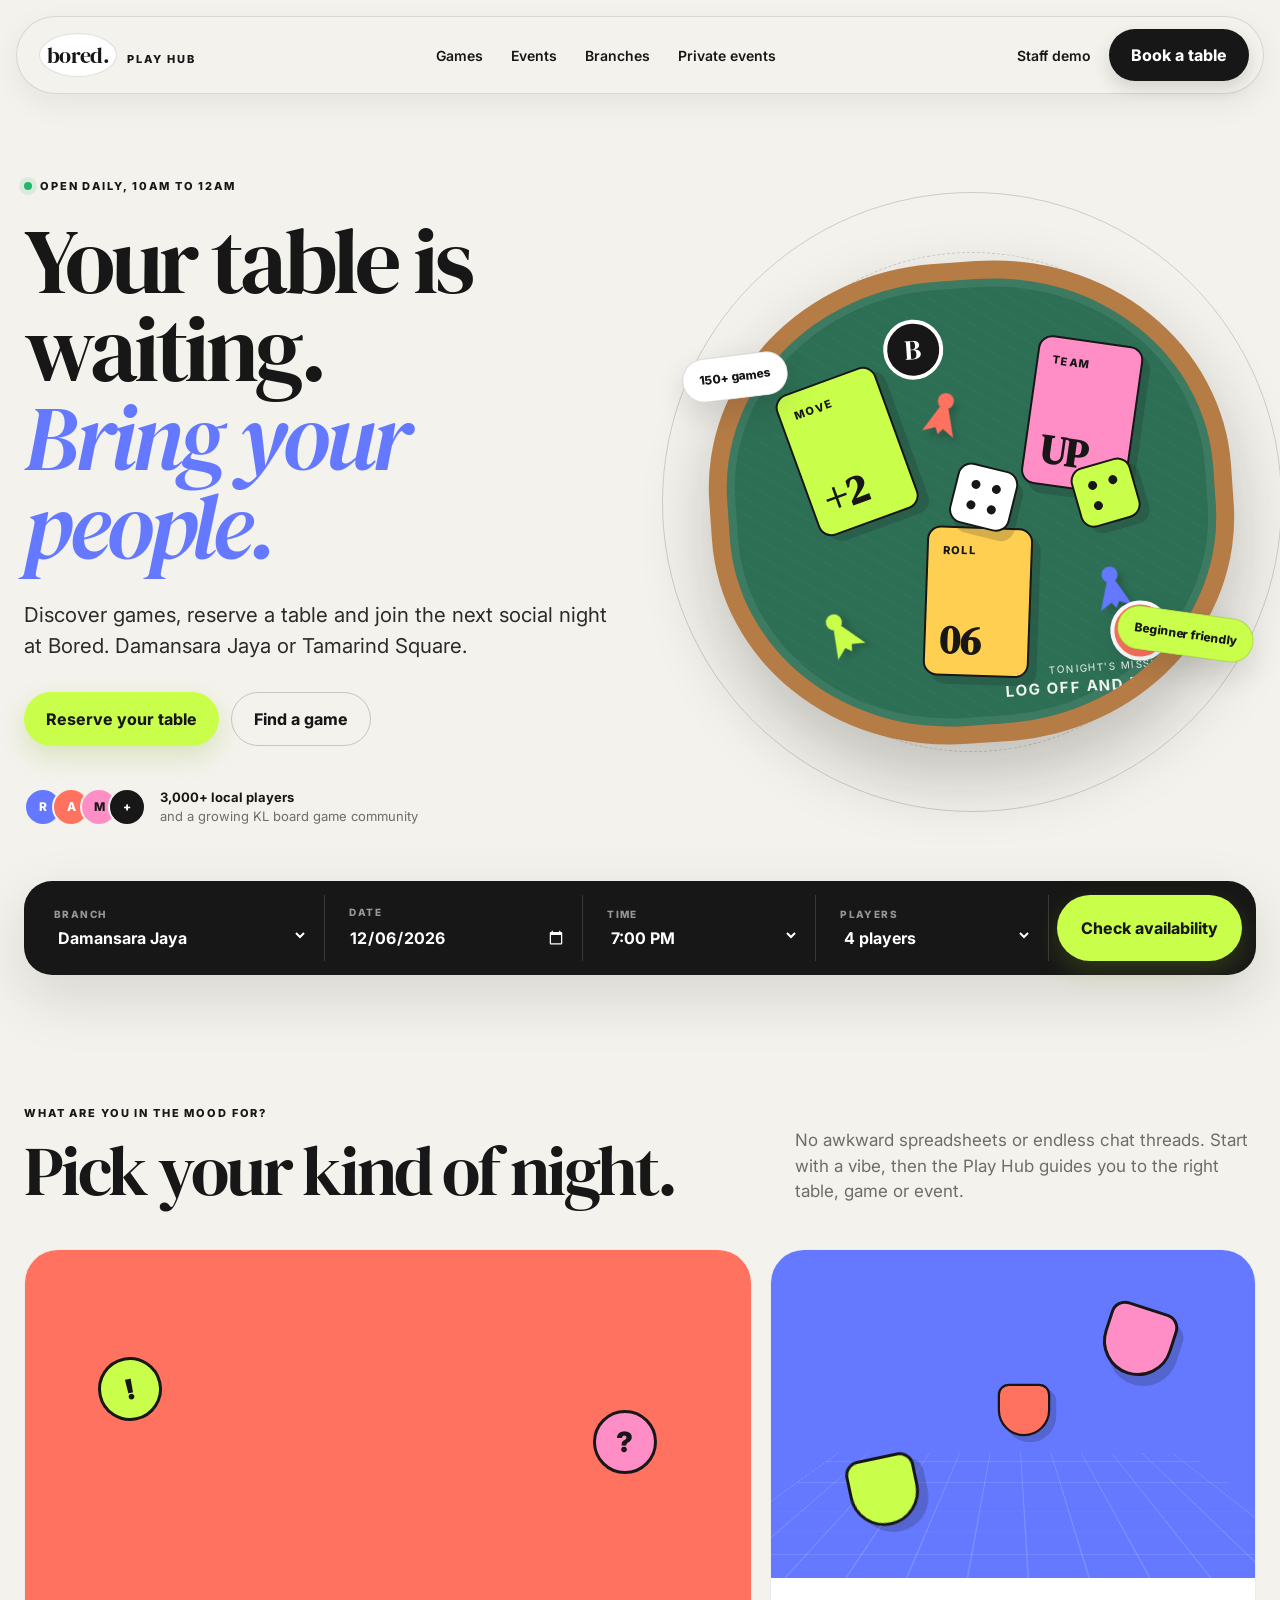
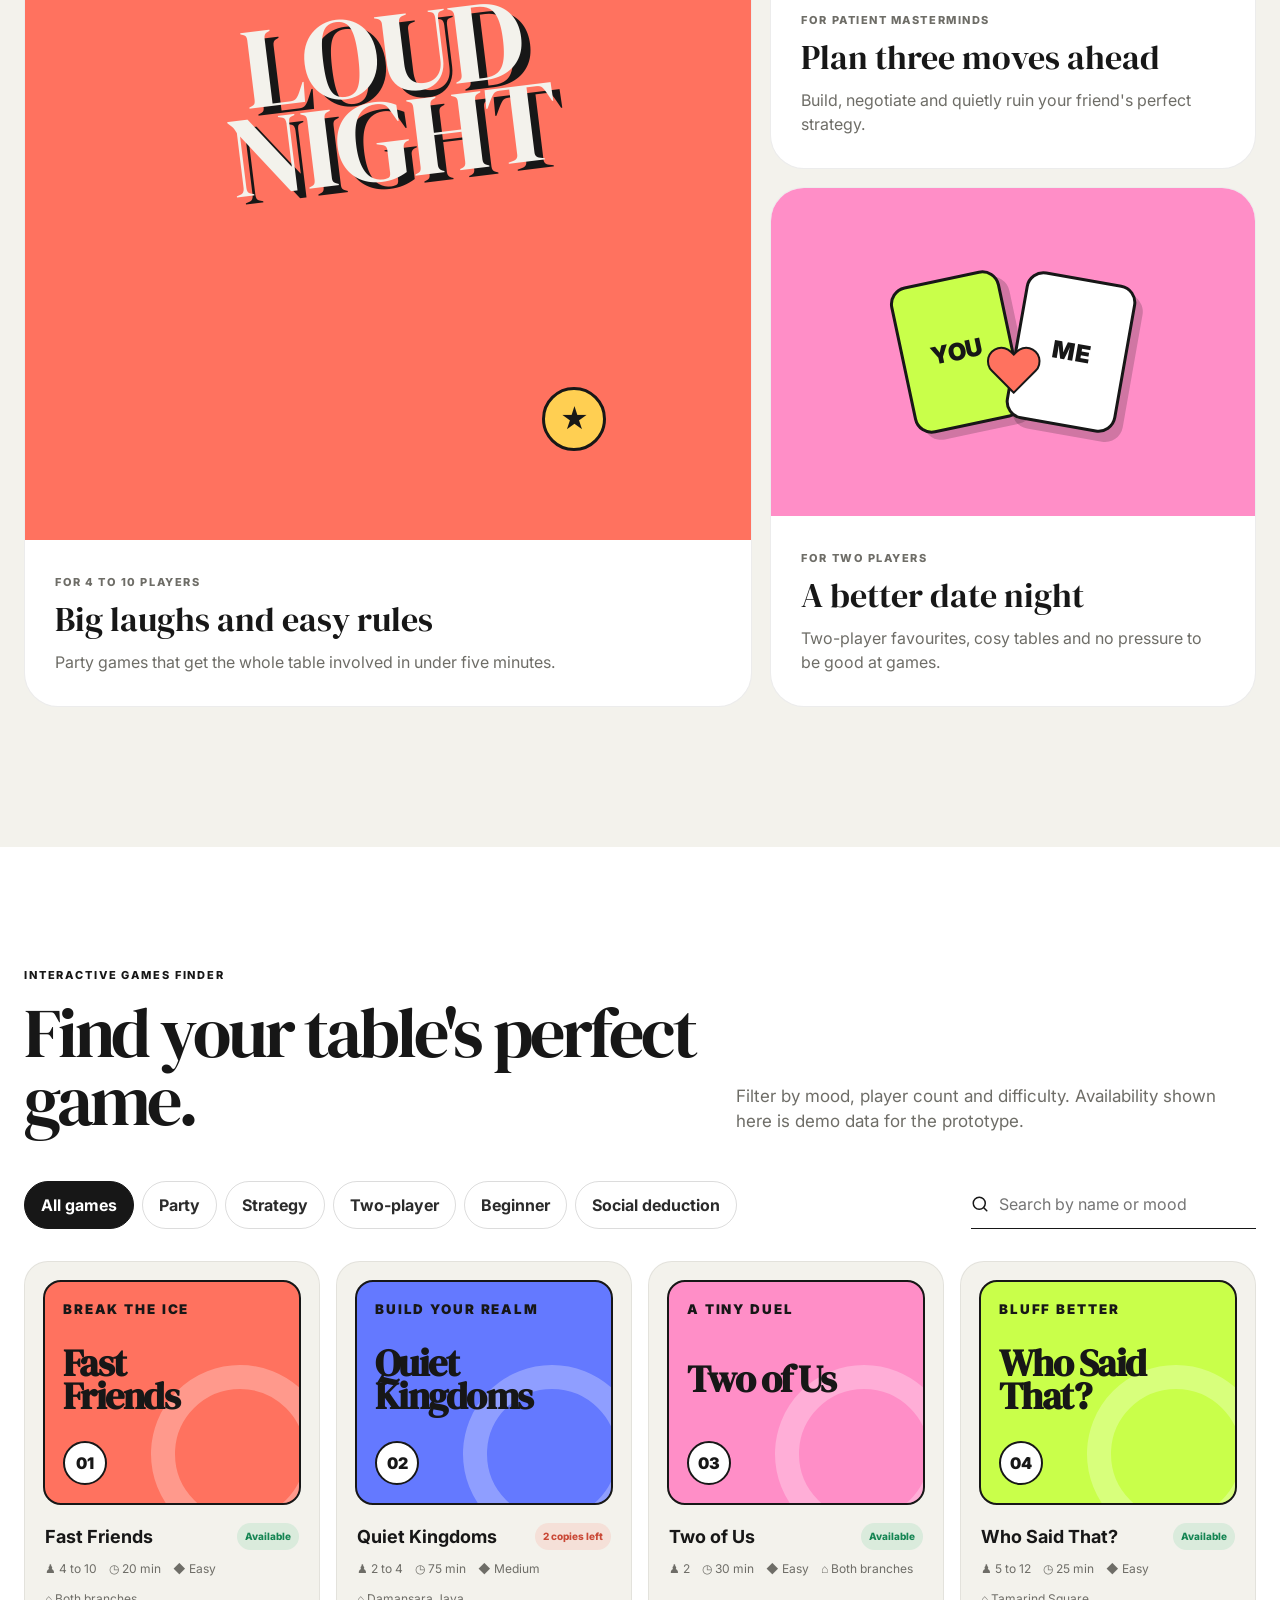
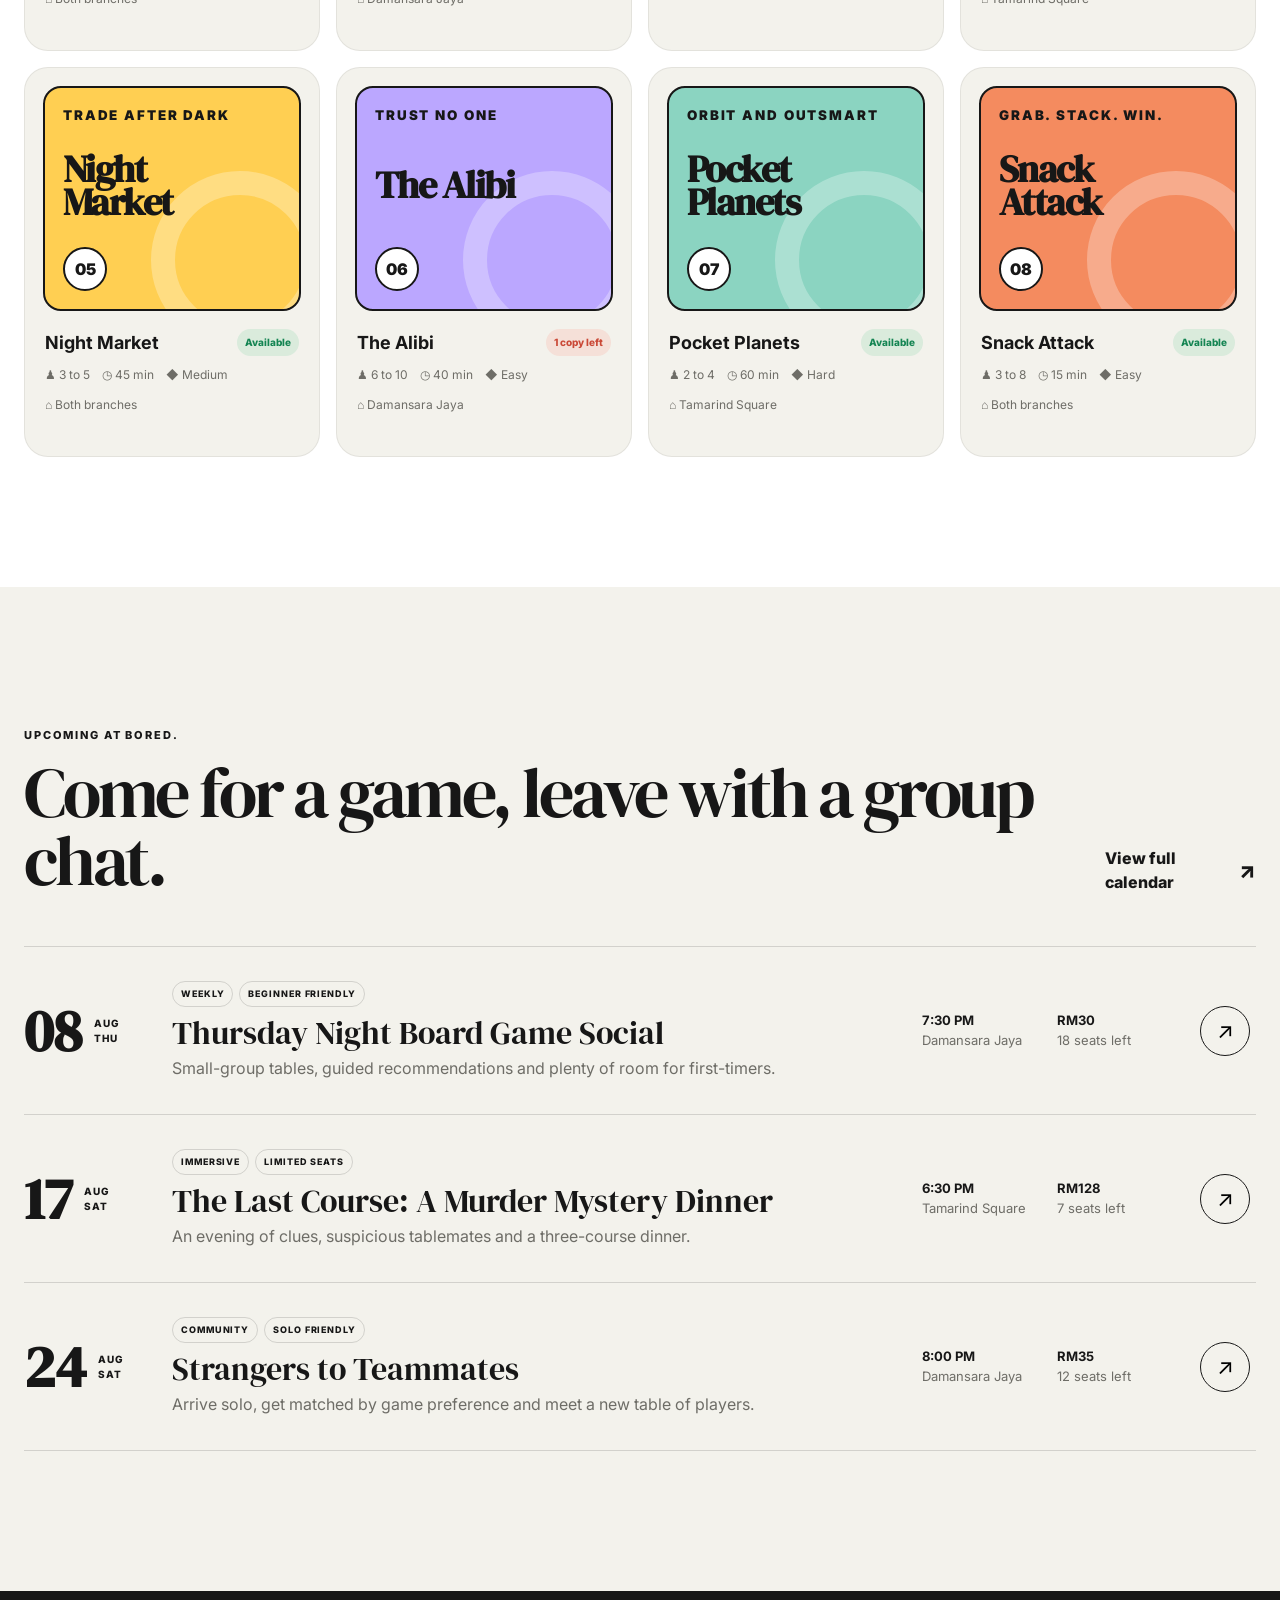
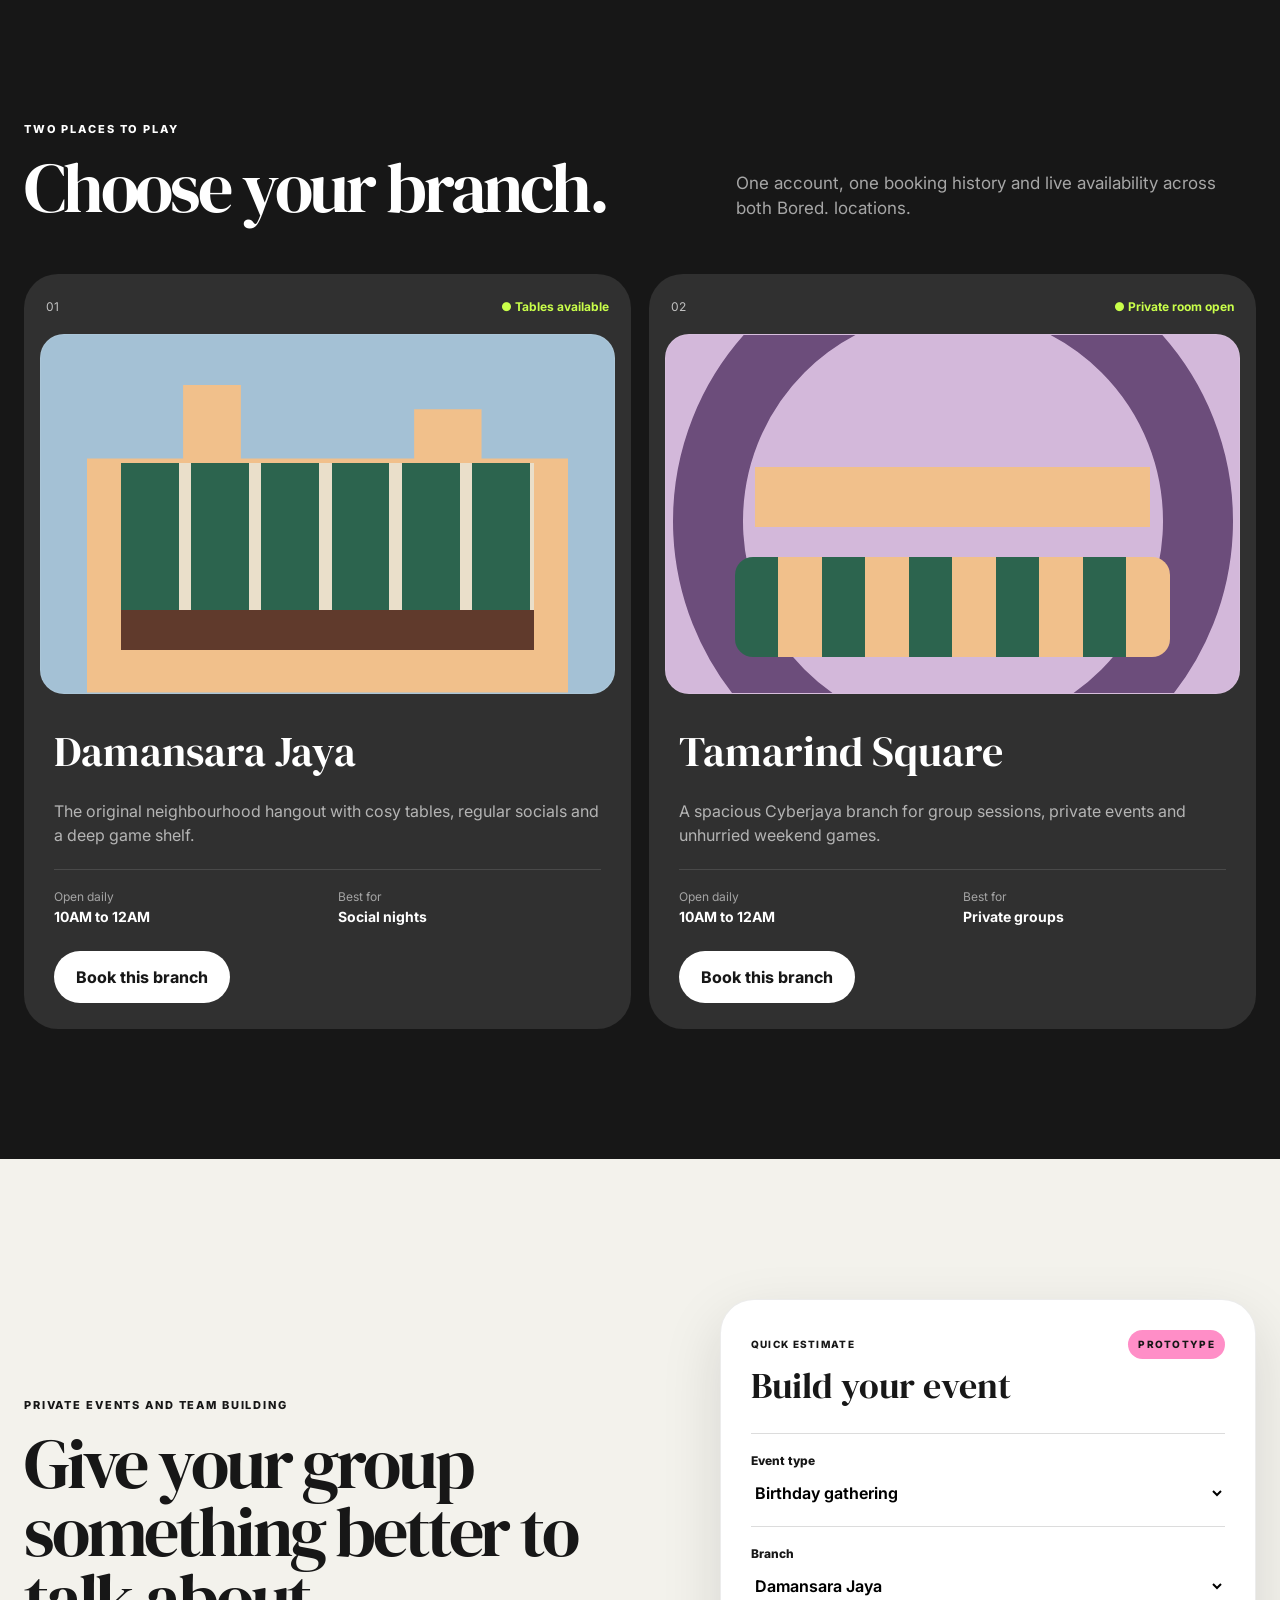
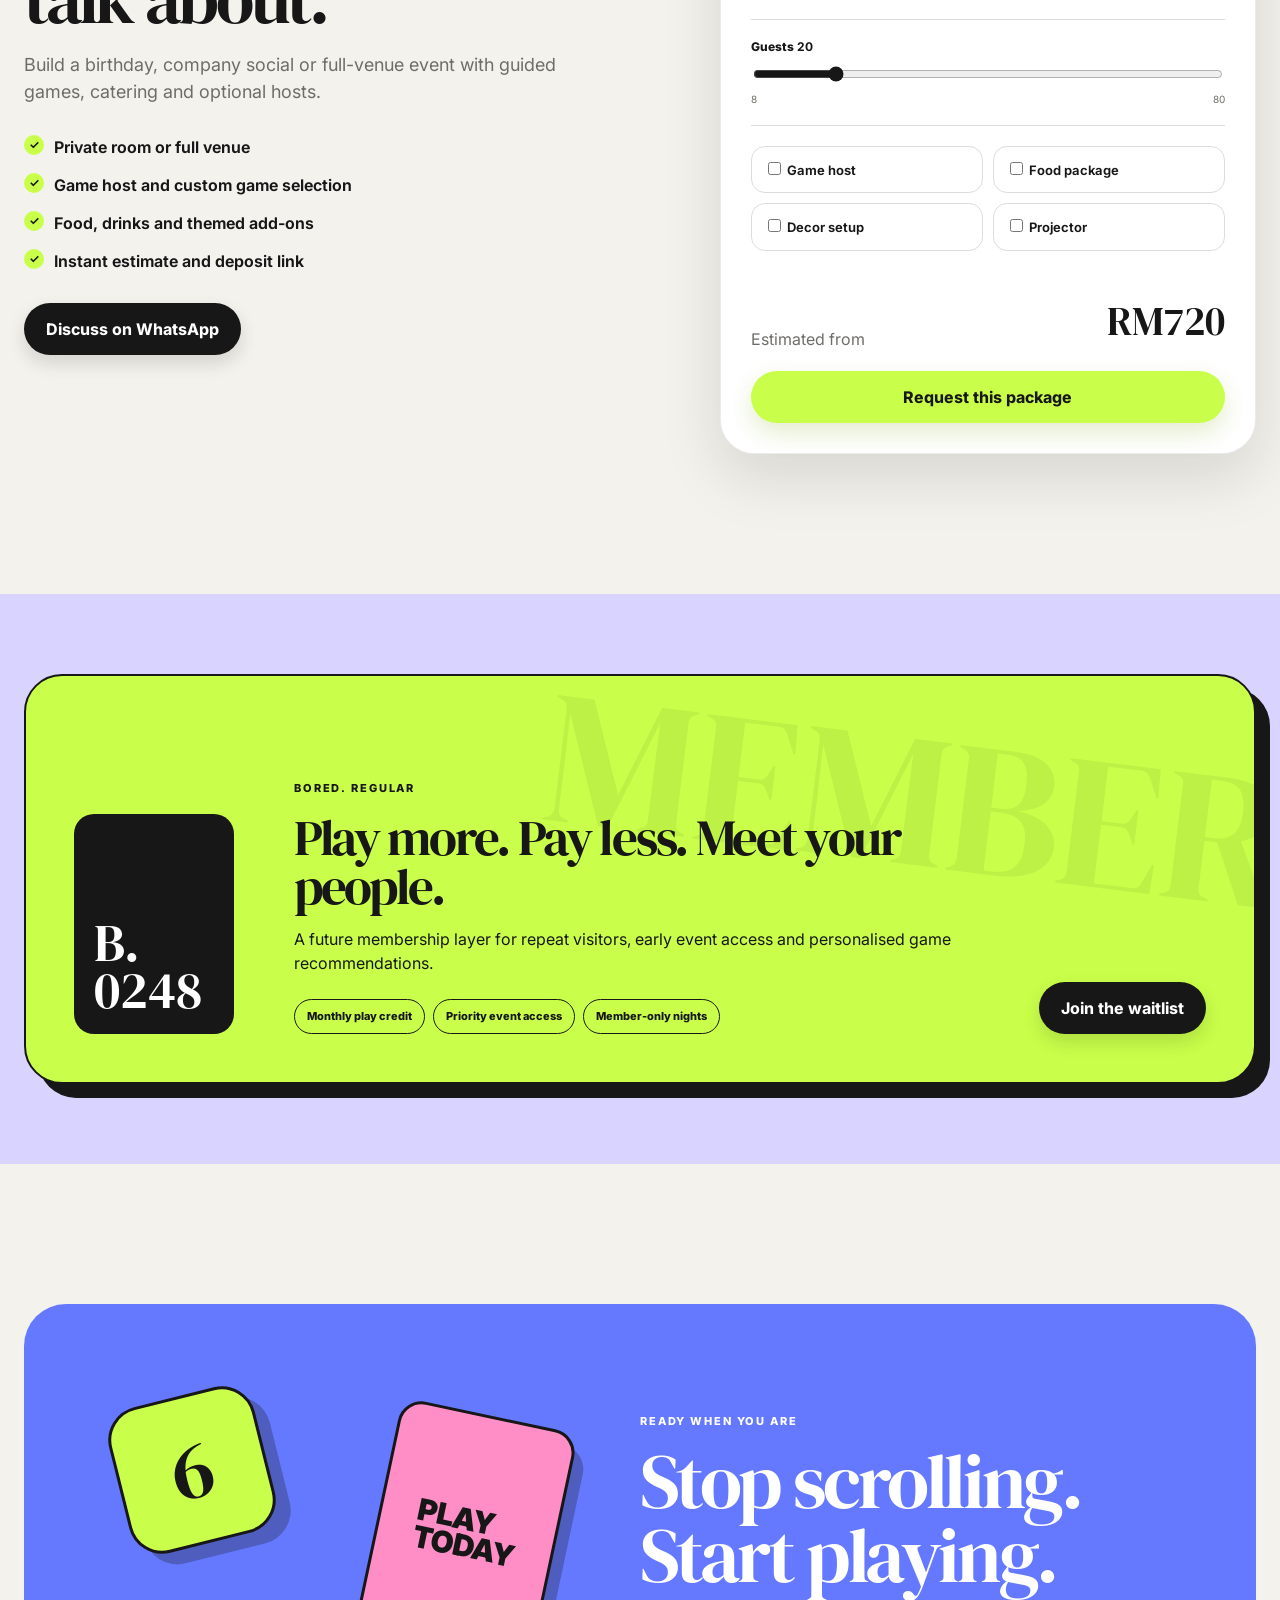
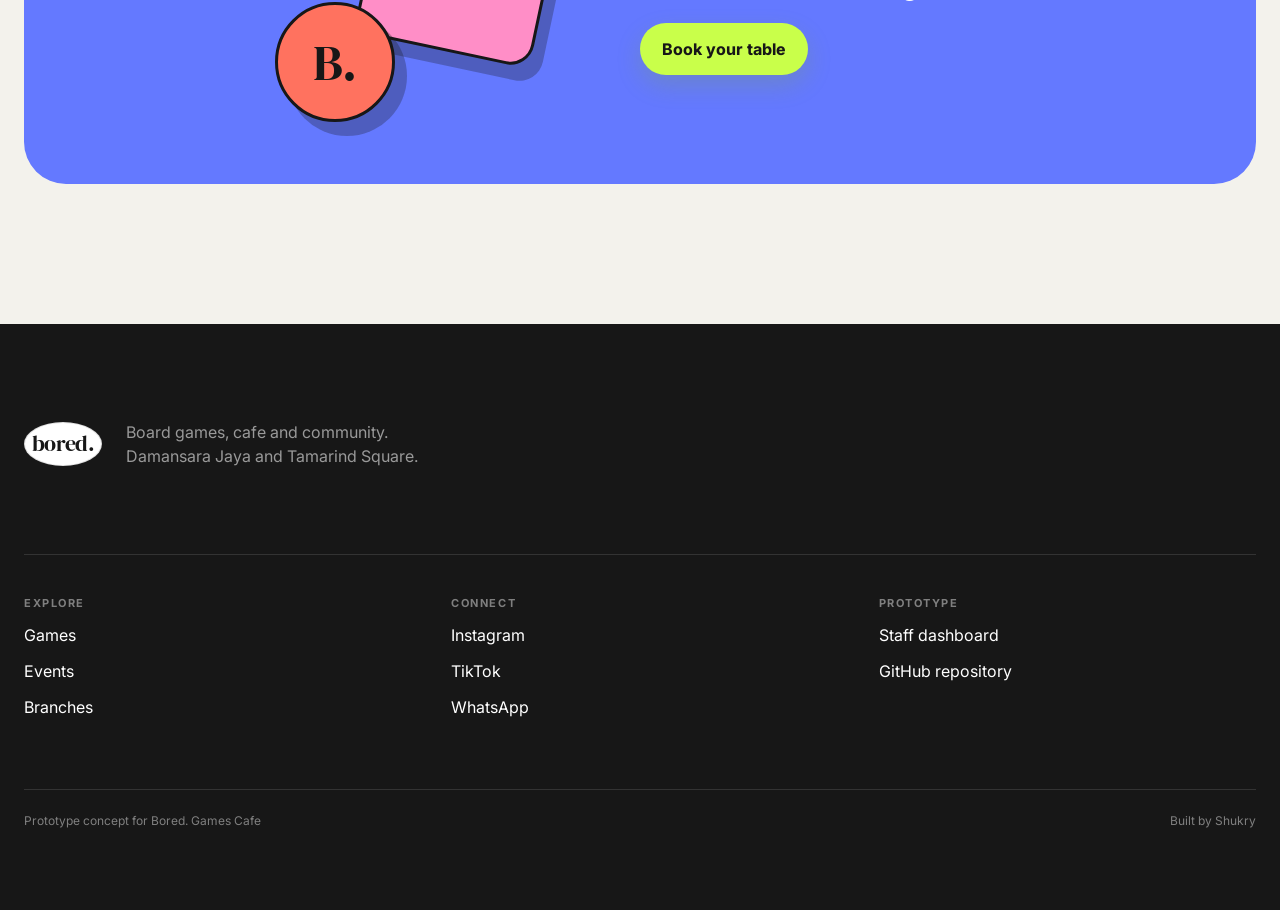
<file: index.html>
<!DOCTYPE html>
<html lang="en">
<head>
  <meta charset="UTF-8" />
  <meta name="viewport" content="width=device-width, initial-scale=1.0" />
  <meta name="theme-color" content="#171717" />
  <meta name="description" content="Bored. Play Hub prototype for bookings, events, game discovery and community." />
  <title>Bored. Play Hub</title>
  <link rel="preconnect" href="https://fonts.googleapis.com" />
  <link rel="preconnect" href="https://fonts.gstatic.com" crossorigin />
  <link href="https://fonts.googleapis.com/css2?family=DM+Serif+Display:ital@0;1&family=Inter:wght@400;500;600;700;800&display=swap" rel="stylesheet" />
  <link rel="stylesheet" href="styles.css" />
</head>
<body>
  <div class="noise" aria-hidden="true"></div>

  <header class="site-header">
    <a class="brand" href="#top" aria-label="Bored home">
      <span class="brand-mark">bored.</span>
      <span class="brand-sub">play hub</span>
    </a>

    <nav class="desktop-nav" aria-label="Primary navigation">
      <a href="#games">Games</a>
      <a href="#events">Events</a>
      <a href="#branches">Branches</a>
      <a href="#private-events">Private events</a>
    </nav>

    <div class="header-actions">
      <a class="text-link" href="dashboard.html">Staff demo</a>
      <button class="button button-dark" data-open-booking>Book a table</button>
    </div>
  </header>

  <main id="top">
    <section class="hero section-shell">
      <div class="hero-copy reveal">
        <div class="eyebrow"><span class="status-dot"></span> Open daily, 10AM to 12AM</div>
        <h1>Your table is waiting.<br /><em>Bring your people.</em></h1>
        <p class="hero-lede">Discover games, reserve a table and join the next social night at Bored. Damansara Jaya or Tamarind Square.</p>

        <div class="hero-actions">
          <button class="button button-accent" data-open-booking>Reserve your table</button>
          <a class="button button-ghost" href="#games">Find a game</a>
        </div>

        <div class="social-proof">
          <div class="avatar-stack" aria-hidden="true">
            <span>R</span><span>A</span><span>M</span><span>+</span>
          </div>
          <p><strong>3,000+ local players</strong><br />and a growing KL board game community</p>
        </div>
      </div>

      <div class="hero-visual reveal delay-1" aria-label="Illustrated board game table">
        <div class="hero-orbit orbit-one"></div>
        <div class="hero-orbit orbit-two"></div>
        <div class="game-table">
          <div class="card card-a"><span>MOVE</span><strong>+2</strong></div>
          <div class="card card-b"><span>TEAM</span><strong>UP</strong></div>
          <div class="card card-c"><span>ROLL</span><strong>06</strong></div>
          <div class="meeple meeple-a"></div>
          <div class="meeple meeple-b"></div>
          <div class="meeple meeple-c"></div>
          <div class="dice dice-a"><i></i><i></i><i></i><i></i></div>
          <div class="dice dice-b"><i></i><i></i><i></i></div>
          <div class="token token-a">B</div>
          <div class="token token-b">.</div>
          <div class="table-label">Tonight's mission:<br /><strong>log off and play.</strong></div>
        </div>
        <div class="floating-note note-one">150+ games</div>
        <div class="floating-note note-two">Beginner friendly</div>
      </div>
    </section>

    <section class="booking-strip section-shell reveal" aria-label="Quick reservation">
      <div class="booking-field">
        <span class="field-label">Branch</span>
        <select id="quickBranch" aria-label="Choose branch">
          <option>Damansara Jaya</option>
          <option>Tamarind Square</option>
        </select>
      </div>
      <div class="booking-field">
        <span class="field-label">Date</span>
        <input id="quickDate" type="date" aria-label="Choose date" />
      </div>
      <div class="booking-field">
        <span class="field-label">Time</span>
        <select id="quickTime" aria-label="Choose time">
          <option>7:00 PM</option>
          <option>8:00 PM</option>
          <option>9:00 PM</option>
          <option>10:00 PM</option>
        </select>
      </div>
      <div class="booking-field">
        <span class="field-label">Players</span>
        <select id="quickPlayers" aria-label="Choose number of players">
          <option>2 players</option>
          <option>3 players</option>
          <option selected>4 players</option>
          <option>5 players</option>
          <option>6+ players</option>
        </select>
      </div>
      <button class="button button-accent booking-cta" data-open-booking>Check availability</button>
    </section>

    <section class="intro section-shell reveal">
      <div>
        <div class="eyebrow">What are you in the mood for?</div>
        <h2>Pick your kind of night.</h2>
      </div>
      <p>No awkward spreadsheets or endless chat threads. Start with a vibe, then the Play Hub guides you to the right table, game or event.</p>
    </section>

    <section class="vibe-grid section-shell">
      <article class="vibe-card vibe-large reveal" data-filter-jump="party">
        <div class="vibe-art vibe-party" aria-hidden="true">
          <span class="burst burst-1">!</span>
          <span class="burst burst-2">?</span>
          <span class="burst burst-3">★</span>
          <div class="big-type">LOUD<br />NIGHT</div>
        </div>
        <div class="vibe-copy">
          <span>For 4 to 10 players</span>
          <h3>Big laughs and easy rules</h3>
          <p>Party games that get the whole table involved in under five minutes.</p>
        </div>
      </article>

      <article class="vibe-card reveal delay-1" data-filter-jump="strategy">
        <div class="vibe-art vibe-strategy" aria-hidden="true">
          <div class="grid-lines"></div>
          <span class="strategy-piece piece-1"></span>
          <span class="strategy-piece piece-2"></span>
          <span class="strategy-piece piece-3"></span>
        </div>
        <div class="vibe-copy">
          <span>For patient masterminds</span>
          <h3>Plan three moves ahead</h3>
          <p>Build, negotiate and quietly ruin your friend's perfect strategy.</p>
        </div>
      </article>

      <article class="vibe-card reveal delay-2" data-filter-jump="couples">
        <div class="vibe-art vibe-date" aria-hidden="true">
          <div class="date-card date-card-a">YOU</div>
          <div class="date-card date-card-b">ME</div>
          <div class="date-heart">♥</div>
        </div>
        <div class="vibe-copy">
          <span>For two players</span>
          <h3>A better date night</h3>
          <p>Two-player favourites, cosy tables and no pressure to be good at games.</p>
        </div>
      </article>
    </section>

    <section id="games" class="games-section">
      <div class="section-shell">
        <div class="section-heading reveal">
          <div>
            <div class="eyebrow">Interactive games finder</div>
            <h2>Find your table's perfect game.</h2>
          </div>
          <p>Filter by mood, player count and difficulty. Availability shown here is demo data for the prototype.</p>
        </div>

        <div class="filter-panel reveal">
          <div class="filter-group" aria-label="Filter games by category">
            <button class="filter-chip active" data-game-filter="all">All games</button>
            <button class="filter-chip" data-game-filter="party">Party</button>
            <button class="filter-chip" data-game-filter="strategy">Strategy</button>
            <button class="filter-chip" data-game-filter="couples">Two-player</button>
            <button class="filter-chip" data-game-filter="beginner">Beginner</button>
            <button class="filter-chip" data-game-filter="social">Social deduction</button>
          </div>
          <label class="search-box">
            <span class="sr-only">Search games</span>
            <svg viewBox="0 0 24 24" aria-hidden="true"><path d="m21 21-4.35-4.35m2.35-5.65a8 8 0 1 1-16 0 8 8 0 0 1 16 0Z" fill="none" stroke="currentColor" stroke-width="2" stroke-linecap="round"/></svg>
            <input id="gameSearch" type="search" placeholder="Search by name or mood" />
          </label>
        </div>

        <div id="gameGrid" class="game-grid" aria-live="polite"></div>
        <div id="emptyGames" class="empty-state" hidden>No games match that search. Try another mood.</div>
      </div>
    </section>

    <section id="events" class="events-section section-shell">
      <div class="section-heading reveal">
        <div>
          <div class="eyebrow">Upcoming at Bored.</div>
          <h2>Come for a game, leave with a group chat.</h2>
        </div>
        <a class="text-arrow" href="#events">View full calendar <span>↗</span></a>
      </div>

      <div class="event-list">
        <article class="event-card reveal">
          <div class="event-date"><strong>08</strong><span>AUG<br />THU</span></div>
          <div class="event-main">
            <div class="event-tags"><span>Weekly</span><span>Beginner friendly</span></div>
            <h3>Thursday Night Board Game Social</h3>
            <p>Small-group tables, guided recommendations and plenty of room for first-timers.</p>
          </div>
          <div class="event-meta">
            <p><strong>7:30 PM</strong><br />Damansara Jaya</p>
            <p><strong>RM30</strong><br />18 seats left</p>
          </div>
          <button class="round-button" data-event-booking="Thursday Night Board Game Social" aria-label="Book Thursday Night Board Game Social">↗</button>
        </article>

        <article class="event-card reveal delay-1">
          <div class="event-date"><strong>17</strong><span>AUG<br />SAT</span></div>
          <div class="event-main">
            <div class="event-tags"><span>Immersive</span><span>Limited seats</span></div>
            <h3>The Last Course: A Murder Mystery Dinner</h3>
            <p>An evening of clues, suspicious tablemates and a three-course dinner.</p>
          </div>
          <div class="event-meta">
            <p><strong>6:30 PM</strong><br />Tamarind Square</p>
            <p><strong>RM128</strong><br />7 seats left</p>
          </div>
          <button class="round-button" data-event-booking="The Last Course: A Murder Mystery Dinner" aria-label="Book murder mystery dinner">↗</button>
        </article>

        <article class="event-card reveal delay-2">
          <div class="event-date"><strong>24</strong><span>AUG<br />SAT</span></div>
          <div class="event-main">
            <div class="event-tags"><span>Community</span><span>Solo friendly</span></div>
            <h3>Strangers to Teammates</h3>
            <p>Arrive solo, get matched by game preference and meet a new table of players.</p>
          </div>
          <div class="event-meta">
            <p><strong>8:00 PM</strong><br />Damansara Jaya</p>
            <p><strong>RM35</strong><br />12 seats left</p>
          </div>
          <button class="round-button" data-event-booking="Strangers to Teammates" aria-label="Book Strangers to Teammates">↗</button>
        </article>
      </div>
    </section>

    <section id="branches" class="branches-section">
      <div class="section-shell">
        <div class="section-heading light reveal">
          <div>
            <div class="eyebrow">Two places to play</div>
            <h2>Choose your branch.</h2>
          </div>
          <p>One account, one booking history and live availability across both Bored. locations.</p>
        </div>

        <div class="branch-grid">
          <article class="branch-card branch-dj reveal">
            <div class="branch-topline"><span>01</span><span class="live-pill">● Tables available</span></div>
            <div class="branch-photo branch-photo-dj" role="img" aria-label="Abstract illustration of Damansara Jaya branch"></div>
            <div class="branch-content">
              <h3>Damansara Jaya</h3>
              <p>The original neighbourhood hangout with cosy tables, regular socials and a deep game shelf.</p>
              <div class="branch-details">
                <span>Open daily<br /><strong>10AM to 12AM</strong></span>
                <span>Best for<br /><strong>Social nights</strong></span>
              </div>
              <button class="button button-light" data-branch-booking="Damansara Jaya">Book this branch</button>
            </div>
          </article>

          <article class="branch-card branch-ts reveal delay-1">
            <div class="branch-topline"><span>02</span><span class="live-pill">● Private room open</span></div>
            <div class="branch-photo branch-photo-ts" role="img" aria-label="Abstract illustration of Tamarind Square branch"></div>
            <div class="branch-content">
              <h3>Tamarind Square</h3>
              <p>A spacious Cyberjaya branch for group sessions, private events and unhurried weekend games.</p>
              <div class="branch-details">
                <span>Open daily<br /><strong>10AM to 12AM</strong></span>
                <span>Best for<br /><strong>Private groups</strong></span>
              </div>
              <button class="button button-light" data-branch-booking="Tamarind Square">Book this branch</button>
            </div>
          </article>
        </div>
      </div>
    </section>

    <section id="private-events" class="private-section section-shell">
      <div class="private-copy reveal">
        <div class="eyebrow">Private events and team building</div>
        <h2>Give your group something better to talk about.</h2>
        <p>Build a birthday, company social or full-venue event with guided games, catering and optional hosts.</p>
        <ul class="check-list">
          <li>Private room or full venue</li>
          <li>Game host and custom game selection</li>
          <li>Food, drinks and themed add-ons</li>
          <li>Instant estimate and deposit link</li>
        </ul>
        <a class="button button-dark" href="https://wa.me/60126018795?text=Hi%20Bored.%2C%20I%20would%20like%20to%20plan%20a%20private%20event." target="_blank" rel="noreferrer">Discuss on WhatsApp</a>
      </div>

      <div class="quote-builder reveal delay-1">
        <div class="quote-header">
          <div>
            <span>Quick estimate</span>
            <h3>Build your event</h3>
          </div>
          <span class="prototype-pill">Prototype</span>
        </div>

        <label class="builder-field">
          <span>Event type</span>
          <select id="eventType">
            <option value="birthday">Birthday gathering</option>
            <option value="corporate">Corporate team building</option>
            <option value="venue">Full venue rental</option>
          </select>
        </label>

        <label class="builder-field">
          <span>Branch</span>
          <select id="eventBranch">
            <option>Damansara Jaya</option>
            <option>Tamarind Square</option>
          </select>
        </label>

        <label class="builder-field range-field">
          <span>Guests <strong id="guestCount">20</strong></span>
          <input id="guestRange" type="range" min="8" max="80" value="20" step="2" />
          <div class="range-labels"><span>8</span><span>80</span></div>
        </label>

        <div class="addon-grid">
          <label><input class="event-addon" type="checkbox" value="180" /> <span>Game host</span></label>
          <label><input class="event-addon" type="checkbox" value="300" /> <span>Food package</span></label>
          <label><input class="event-addon" type="checkbox" value="220" /> <span>Decor setup</span></label>
          <label><input class="event-addon" type="checkbox" value="150" /> <span>Projector</span></label>
        </div>

        <div class="estimate-total">
          <span>Estimated from</span>
          <strong id="estimateValue">RM720</strong>
        </div>
        <button id="quoteButton" class="button button-accent full-button">Request this package</button>
      </div>
    </section>

    <section class="membership-section">
      <div class="membership-card section-shell reveal">
        <div class="member-number">B.<br />0248</div>
        <div class="member-copy">
          <div class="eyebrow">Bored. Regular</div>
          <h2>Play more. Pay less. Meet your people.</h2>
          <p>A future membership layer for repeat visitors, early event access and personalised game recommendations.</p>
          <div class="member-perks">
            <span>Monthly play credit</span>
            <span>Priority event access</span>
            <span>Member-only nights</span>
          </div>
        </div>
        <button class="button button-dark" id="joinWaitlist">Join the waitlist</button>
      </div>
    </section>

    <section class="final-cta section-shell reveal">
      <div class="final-art" aria-hidden="true">
        <span class="final-die">6</span>
        <span class="final-card">PLAY<br />TODAY</span>
        <span class="final-token">B.</span>
      </div>
      <div class="final-copy">
        <div class="eyebrow">Ready when you are</div>
        <h2>Stop scrolling.<br />Start playing.</h2>
        <button class="button button-accent" data-open-booking>Book your table</button>
      </div>
    </section>
  </main>

  <footer class="site-footer">
    <div class="footer-brand">
      <span class="brand-mark inverse">bored.</span>
      <p>Board games, cafe and community.<br />Damansara Jaya and Tamarind Square.</p>
    </div>
    <div class="footer-links">
      <div><strong>Explore</strong><a href="#games">Games</a><a href="#events">Events</a><a href="#branches">Branches</a></div>
      <div><strong>Connect</strong><a href="https://www.instagram.com/boredgamescafe/" target="_blank" rel="noreferrer">Instagram</a><a href="https://www.tiktok.com/@boredgamescafe" target="_blank" rel="noreferrer">TikTok</a><a href="https://wa.me/60126018795" target="_blank" rel="noreferrer">WhatsApp</a></div>
      <div><strong>Prototype</strong><a href="dashboard.html">Staff dashboard</a><a href="https://github.com/shukritobi/Bored-games-cafe" target="_blank" rel="noreferrer">GitHub repository</a></div>
    </div>
    <div class="footer-bottom">
      <span>Prototype concept for Bored. Games Cafe</span>
      <span>Built by Shukry</span>
    </div>
  </footer>

  <button class="mobile-booking-button" data-open-booking>Book a table</button>

  <div id="bookingModal" class="modal" aria-hidden="true" role="dialog" aria-modal="true" aria-labelledby="bookingTitle">
    <div class="modal-backdrop" data-close-booking></div>
    <div class="modal-panel">
      <button class="modal-close" data-close-booking aria-label="Close booking form">×</button>
      <div id="bookingFormView">
        <div class="eyebrow">Fast reservation</div>
        <h2 id="bookingTitle">Book your Bored. table</h2>
        <p class="modal-intro">This is a working front-end prototype. No real payment will be collected.</p>

        <form id="bookingForm">
          <div class="form-grid">
            <label><span>Branch</span><select id="modalBranch" required><option>Damansara Jaya</option><option>Tamarind Square</option></select></label>
            <label><span>Booking type</span><select id="modalType" required><option>General table</option><option>Private room</option><option>Event ticket</option></select></label>
            <label><span>Date</span><input id="modalDate" type="date" required /></label>
            <label><span>Arrival time</span><select id="modalTime" required><option>7:00 PM</option><option>8:00 PM</option><option>9:00 PM</option><option>10:00 PM</option></select></label>
            <label><span>Players</span><input id="modalPlayers" type="number" min="1" max="30" value="4" required /></label>
            <label><span>Name</span><input type="text" placeholder="Your name" required /></label>
            <label class="full-span"><span>Mobile number</span><input type="tel" placeholder="012 345 6789" required /></label>
          </div>

          <div class="booking-summary">
            <span>Estimated deposit</span>
            <strong id="depositValue">RM30</strong>
          </div>
          <button class="button button-accent full-button" type="submit">Continue to payment</button>
        </form>
      </div>

      <div id="bookingSuccessView" class="success-view" hidden>
        <div class="success-icon">✓</div>
        <div class="eyebrow">Demo reservation created</div>
        <h2>Your table is on hold.</h2>
        <p id="successDetails">We have prepared a demo booking summary.</p>
        <div class="success-ticket">
          <span>Booking reference</span>
          <strong id="bookingReference">BORED-2408</strong>
          <small>Prototype only, no payment taken</small>
        </div>
        <button class="button button-dark full-button" data-close-booking>Done</button>
      </div>
    </div>
  </div>

  <div id="toast" class="toast" role="status" aria-live="polite"></div>

  <script src="app.js"></script>
</body>
</html>
</file>
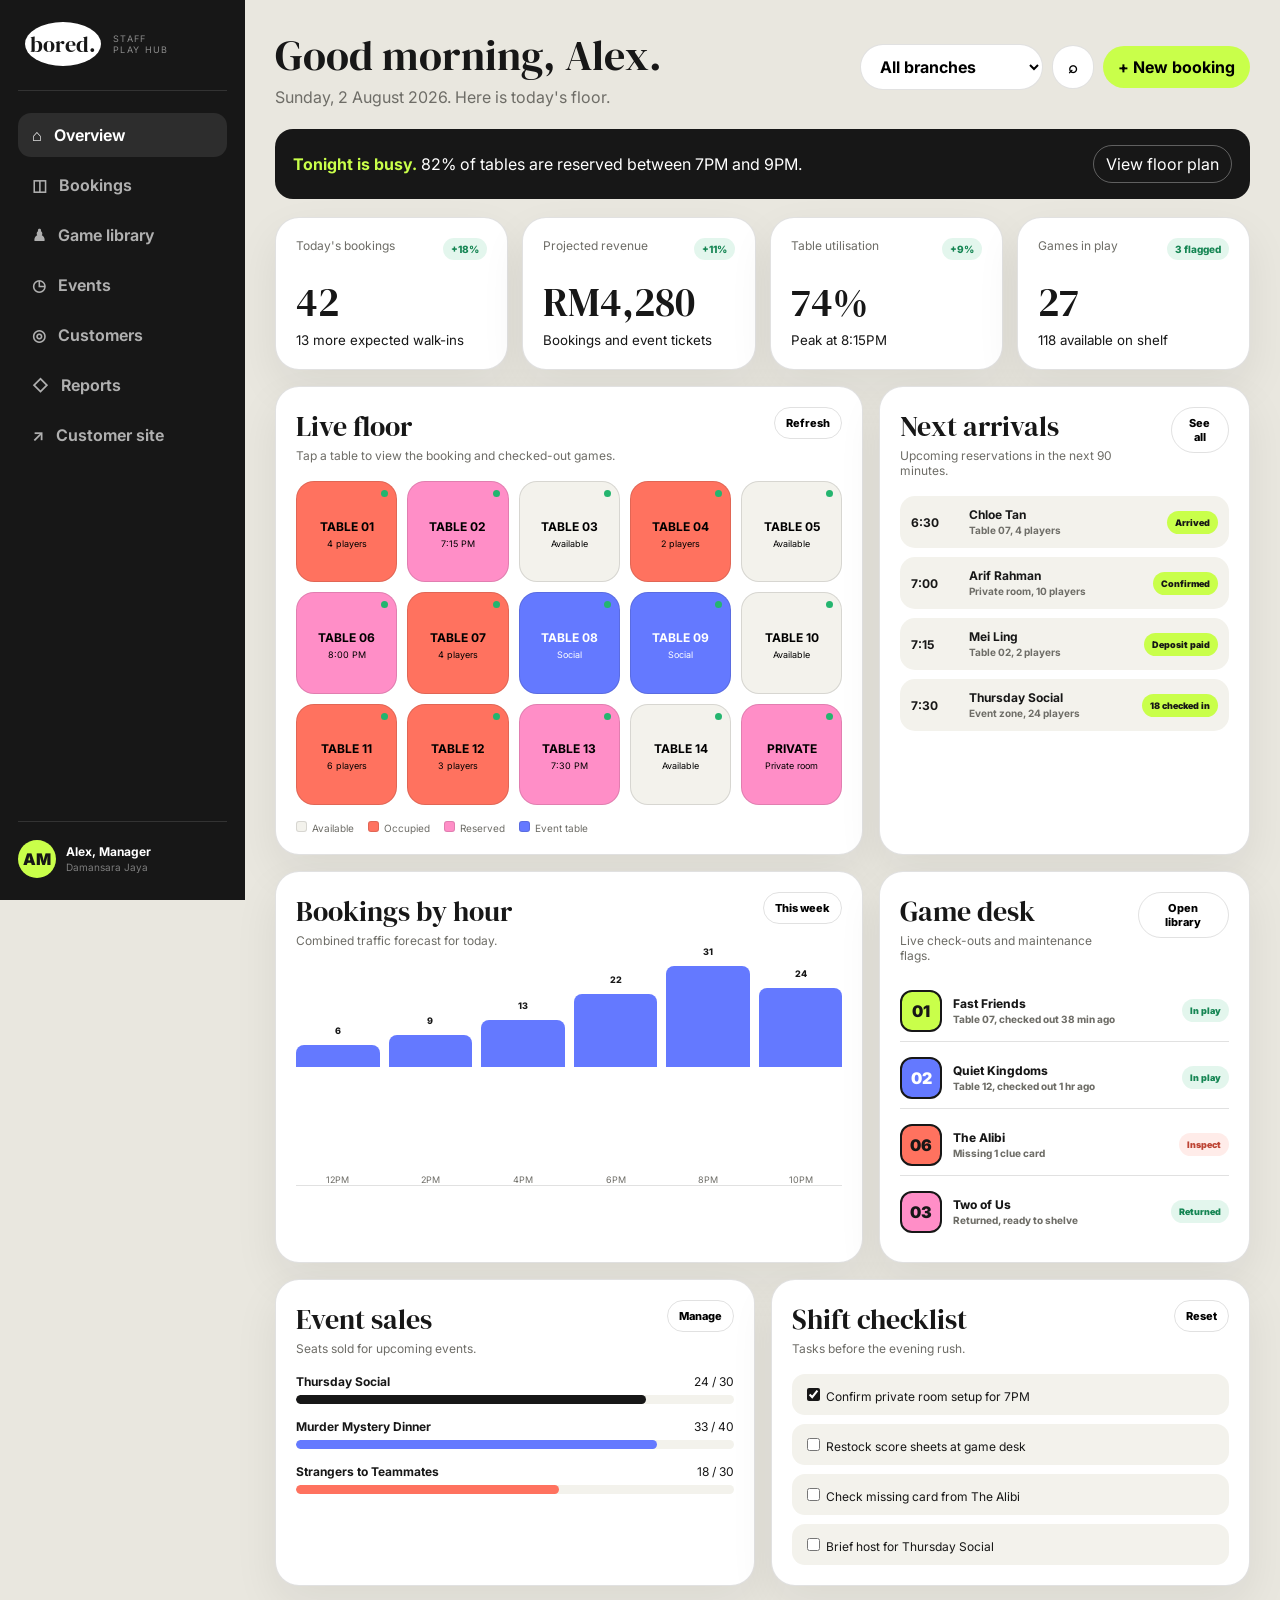
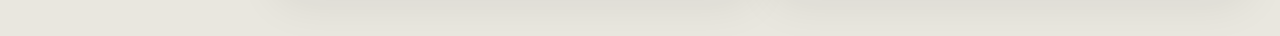
<file: dashboard.html>
<!doctype html>
<html lang="en">
<head>
<meta charset="utf-8"><meta name="viewport" content="width=device-width,initial-scale=1"><meta name="theme-color" content="#171717">
<title>Bored. Staff Dashboard</title>
<link rel="preconnect" href="https://fonts.googleapis.com"><link rel="preconnect" href="https://fonts.gstatic.com" crossorigin>
<link href="https://fonts.googleapis.com/css2?family=DM+Serif+Display&family=Inter:wght@400;500;600;700;800&display=swap" rel="stylesheet">
<style>
:root{--ink:#171717;--paper:#f3f2ec;--white:#fff;--muted:#6e6d67;--line:#17171720;--acid:#c9ff4a;--blue:#6479ff;--coral:#ff725f;--pink:#ff8ec7;--green:#24b56f}*{box-sizing:border-box}body{margin:0;background:#e9e7df;color:var(--ink);font-family:Inter,sans-serif}button,select{font:inherit}button{cursor:pointer}.app{min-height:100vh;display:grid;grid-template-columns:245px 1fr}.side{background:var(--ink);color:#fff;padding:22px 18px;display:flex;flex-direction:column;position:sticky;top:0;height:100vh}.logo{display:flex;align-items:center;gap:12px;padding:0 7px 24px;border-bottom:1px solid #ffffff1f}.mark{width:76px;height:44px;background:#fff;color:var(--ink);border-radius:50%;display:grid;place-items:center;font:22px 'DM Serif Display'}.logo small{text-transform:uppercase;letter-spacing:.15em;color:#ffffff80;font-size:9px}.nav{display:grid;gap:6px;margin-top:22px}.nav button,.nav a{border:0;background:transparent;color:#ffffffa8;border-radius:13px;padding:12px 14px;text-align:left;font-weight:650;text-decoration:none}.nav .active,.nav button:hover,.nav a:hover{background:#ffffff18;color:#fff}.profile{margin-top:auto;border-top:1px solid #ffffff1f;padding-top:18px;display:flex;gap:10px;align-items:center}.avatar{width:38px;height:38px;border-radius:50%;background:var(--acid);color:var(--ink);display:grid;place-items:center;font-weight:900}.profile p{margin:0;font-size:12px}.profile small{color:#ffffff70}.main{padding:26px 30px 50px;min-width:0}.top{display:flex;justify-content:space-between;gap:18px;align-items:center}.top h1{font:42px 'DM Serif Display';margin:0}.top p{margin:3px 0 0;color:var(--muted)}.actions{display:flex;gap:9px;align-items:center}.actions select,.ghost,.primary{border:1px solid var(--line);background:#fff;border-radius:999px;padding:11px 15px;font-weight:700}.primary{background:var(--acid);border:0}.alert{margin-top:22px;background:var(--ink);color:#fff;border-radius:18px;padding:16px 18px;display:flex;justify-content:space-between;gap:15px;align-items:center}.alert strong{color:var(--acid)}.alert button{border:1px solid #ffffff50;background:transparent;color:#fff;border-radius:999px;padding:8px 12px}.metrics{display:grid;grid-template-columns:repeat(4,1fr);gap:14px;margin-top:18px}.metric,.panel{background:#fff;border:1px solid var(--line);border-radius:24px;padding:20px;box-shadow:0 18px 45px #17171712}.metric-top{display:flex;justify-content:space-between;color:var(--muted);font-size:12px}.metric strong{display:block;font:40px 'DM Serif Display';margin-top:15px}.delta{font-size:10px;font-weight:800;border-radius:999px;padding:5px 8px;background:#24b56f20;color:#158553}.grid{display:grid;grid-template-columns:1.35fr .85fr;gap:16px;margin-top:16px}.head{display:flex;justify-content:space-between;gap:14px;align-items:start;margin-bottom:18px}.head h2{font:28px 'DM Serif Display';margin:0}.head p{margin:3px 0 0;color:var(--muted);font-size:12px}.head button{border:1px solid var(--line);background:transparent;border-radius:999px;padding:8px 11px;font-size:11px;font-weight:800}.floor{display:grid;grid-template-columns:repeat(5,1fr);gap:10px}.table{aspect-ratio:1;border:1px solid var(--line);border-radius:18px;background:var(--paper);display:grid;place-items:center;text-align:center;position:relative}.table.occupied{background:var(--coral)}.table.reserved{background:var(--pink)}.table.event{background:var(--blue);color:#fff}.table strong{font-size:12px}.table small{display:block;font-size:9px;margin-top:3px}.table i{position:absolute;right:8px;top:8px;width:7px;height:7px;border-radius:50%;background:var(--green)}.legend{display:flex;gap:14px;flex-wrap:wrap;margin-top:16px;color:var(--muted);font-size:10px}.legend span:before{content:'';display:inline-block;width:9px;height:9px;border-radius:3px;background:var(--paper);border:1px solid var(--line);margin-right:5px}.legend .lo:before{background:var(--coral)}.legend .lr:before{background:var(--pink)}.legend .le:before{background:var(--blue)}.queue{display:grid;gap:9px}.arrival{display:grid;grid-template-columns:48px 1fr auto;gap:10px;align-items:center;background:var(--paper);border-radius:15px;padding:11px}.arrival b{font-size:12px}.arrival p{margin:0;font-size:12px;font-weight:700}.arrival small{color:var(--muted)}.tag{font-size:9px;font-weight:900;border-radius:999px;padding:6px 8px;background:var(--acid)}.chart{height:220px;display:flex;align-items:end;gap:9px;border-bottom:1px solid var(--line)}.barwrap{flex:1;height:100%;display:grid;align-items:end;text-align:center;gap:6px;color:var(--muted);font-size:9px}.bar{background:var(--blue);border-radius:8px 8px 0 0;position:relative}.bar:before{content:attr(data-v);position:absolute;left:50%;top:-20px;transform:translateX(-50%);color:var(--ink);font-weight:800}.games{display:grid;gap:6px}.game{display:grid;grid-template-columns:42px 1fr auto;gap:11px;align-items:center;padding:9px 0;border-bottom:1px solid var(--line)}.game:last-child{border:0}.gicon{width:42px;height:42px;border:2px solid var(--ink);border-radius:12px;display:grid;place-items:center;font-weight:900}.game p{margin:0;font-size:12px;font-weight:750}.game small{color:var(--muted)}.status{font-size:9px;font-weight:900;border-radius:999px;padding:6px 8px;background:#24b56f20;color:#158553}.status.warn{background:#ff725f22;color:#bd4434}.bottom{display:grid;grid-template-columns:1fr 1fr;gap:16px;margin-top:16px}.progress-row{margin:15px 0}.progress-top{display:flex;justify-content:space-between;font-size:12px}.progress{height:9px;background:var(--paper);border-radius:999px;overflow:hidden;margin-top:6px}.progress span{display:block;height:100%;background:var(--ink);border-radius:inherit}.tasks{display:grid;gap:9px}.task{background:var(--paper);border-radius:13px;padding:11px;font-size:12px}.task input{accent-color:var(--ink)}.toast{position:fixed;left:50%;bottom:24px;transform:translate(-50%,18px);opacity:0;background:var(--ink);color:#fff;padding:13px 18px;border-radius:999px;font-size:12px;font-weight:800;transition:.2s}.toast.show{opacity:1;transform:translate(-50%,0)}
@media(max-width:1050px){.metrics{grid-template-columns:repeat(2,1fr)}.grid{grid-template-columns:1fr}.bottom{grid-template-columns:1fr}}
@media(max-width:760px){.app{grid-template-columns:1fr}.side{display:none}.main{padding:18px 14px 40px}.top{align-items:start}.top h1{font-size:34px}.actions select,.primary{display:none}.metrics{grid-template-columns:1fr 1fr}.metric{padding:15px}.metric strong{font-size:31px}.floor{grid-template-columns:repeat(3,1fr)}.alert{align-items:start;flex-direction:column}}
</style>
</head>
<body>
<div class="app">
<aside class="side"><div class="logo"><span class="mark">bored.</span><small>staff<br>play hub</small></div><nav class="nav"><button class="active">⌂ &nbsp; Overview</button><button>◫ &nbsp; Bookings</button><button>♟ &nbsp; Game library</button><button>◷ &nbsp; Events</button><button>◎ &nbsp; Customers</button><button>◇ &nbsp; Reports</button><a href="index.html">↗ &nbsp; Customer site</a></nav><div class="profile"><span class="avatar">AM</span><p><b>Alex, Manager</b><br><small>Damansara Jaya</small></p></div></aside>
<main class="main">
<header class="top"><div><h1>Good morning, Alex.</h1><p>Sunday, 2 August 2026. Here is today's floor.</p></div><div class="actions"><select id="branch"><option>All branches</option><option>Damansara Jaya</option><option>Tamarind Square</option></select><button class="ghost">⌕</button><button class="primary" id="newBooking">+ New booking</button></div></header>
<div class="alert"><span><strong>Tonight is busy.</strong> 82% of tables are reserved between 7PM and 9PM.</span><button id="viewFloor">View floor plan</button></div>
<section class="metrics"><article class="metric"><div class="metric-top"><span>Today's bookings</span><span class="delta">+18%</span></div><strong data-m="bookings">42</strong><small>13 more expected walk-ins</small></article><article class="metric"><div class="metric-top"><span>Projected revenue</span><span class="delta">+11%</span></div><strong data-m="revenue">RM4,280</strong><small>Bookings and event tickets</small></article><article class="metric"><div class="metric-top"><span>Table utilisation</span><span class="delta">+9%</span></div><strong data-m="use">74%</strong><small>Peak at 8:15PM</small></article><article class="metric"><div class="metric-top"><span>Games in play</span><span class="delta">3 flagged</span></div><strong data-m="games">27</strong><small>118 available on shelf</small></article></section>
<section class="grid"><article class="panel"><div class="head"><div><h2>Live floor</h2><p>Tap a table to view the booking and checked-out games.</p></div><button id="refresh">Refresh</button></div><div class="floor" id="floor"></div><div class="legend"><span>Available</span><span class="lo">Occupied</span><span class="lr">Reserved</span><span class="le">Event table</span></div></article>
<article class="panel"><div class="head"><div><h2>Next arrivals</h2><p>Upcoming reservations in the next 90 minutes.</p></div><button>See all</button></div><div class="queue"><div class="arrival"><b>6:30</b><p>Chloe Tan<br><small>Table 07, 4 players</small></p><span class="tag">Arrived</span></div><div class="arrival"><b>7:00</b><p>Arif Rahman<br><small>Private room, 10 players</small></p><span class="tag">Confirmed</span></div><div class="arrival"><b>7:15</b><p>Mei Ling<br><small>Table 02, 2 players</small></p><span class="tag">Deposit paid</span></div><div class="arrival"><b>7:30</b><p>Thursday Social<br><small>Event zone, 24 players</small></p><span class="tag">18 checked in</span></div></div></article>
<article class="panel"><div class="head"><div><h2>Bookings by hour</h2><p>Combined traffic forecast for today.</p></div><button>This week</button></div><div class="chart"><div class="barwrap"><div class="bar" data-v="6" style="height:22%"></div><span>12PM</span></div><div class="barwrap"><div class="bar" data-v="9" style="height:32%"></div><span>2PM</span></div><div class="barwrap"><div class="bar" data-v="13" style="height:46%"></div><span>4PM</span></div><div class="barwrap"><div class="bar" data-v="22" style="height:72%"></div><span>6PM</span></div><div class="barwrap"><div class="bar" data-v="31" style="height:100%"></div><span>8PM</span></div><div class="barwrap"><div class="bar" data-v="24" style="height:78%"></div><span>10PM</span></div></div></article>
<article class="panel"><div class="head"><div><h2>Game desk</h2><p>Live check-outs and maintenance flags.</p></div><button>Open library</button></div><div class="games"><div class="game"><span class="gicon" style="background:#c9ff4a">01</span><p>Fast Friends<br><small>Table 07, checked out 38 min ago</small></p><span class="status">In play</span></div><div class="game"><span class="gicon" style="background:#6479ff;color:#fff">02</span><p>Quiet Kingdoms<br><small>Table 12, checked out 1 hr ago</small></p><span class="status">In play</span></div><div class="game"><span class="gicon" style="background:#ff725f">06</span><p>The Alibi<br><small>Missing 1 clue card</small></p><span class="status warn">Inspect</span></div><div class="game"><span class="gicon" style="background:#ff8ec7">03</span><p>Two of Us<br><small>Returned, ready to shelve</small></p><span class="status">Returned</span></div></div></article></section>
<section class="bottom"><article class="panel"><div class="head"><div><h2>Event sales</h2><p>Seats sold for upcoming events.</p></div><button>Manage</button></div><div class="progress-row"><div class="progress-top"><b>Thursday Social</b><span>24 / 30</span></div><div class="progress"><span style="width:80%"></span></div></div><div class="progress-row"><div class="progress-top"><b>Murder Mystery Dinner</b><span>33 / 40</span></div><div class="progress"><span style="width:82.5%;background:#6479ff"></span></div></div><div class="progress-row"><div class="progress-top"><b>Strangers to Teammates</b><span>18 / 30</span></div><div class="progress"><span style="width:60%;background:#ff725f"></span></div></div></article><article class="panel"><div class="head"><div><h2>Shift checklist</h2><p>Tasks before the evening rush.</p></div><button id="reset">Reset</button></div><div class="tasks"><label class="task"><input type="checkbox" checked> Confirm private room setup for 7PM</label><label class="task"><input type="checkbox"> Restock score sheets at game desk</label><label class="task"><input type="checkbox"> Check missing card from The Alibi</label><label class="task"><input type="checkbox"> Brief host for Thursday Social</label></div></article></section>
</main></div><div id="toast" class="toast"></div>
<script>
const data=[["01","occupied","4 players"],["02","reserved","7:15 PM"],["03","","Available"],["04","occupied","2 players"],["05","","Available"],["06","reserved","8:00 PM"],["07","occupied","4 players"],["08","event","Social"],["09","event","Social"],["10","","Available"],["11","occupied","6 players"],["12","occupied","3 players"],["13","reserved","7:30 PM"],["14","","Available"],["PR","reserved","Private room"]];
const floor=document.getElementById('floor');function render(){floor.innerHTML=data.map(([n,s,l])=>`<button class="table ${s}" data-t="${n}"><i></i><div><strong>${n==='PR'?'PRIVATE':`TABLE ${n}`}</strong><small>${l}</small></div></button>`).join('');document.querySelectorAll('[data-t]').forEach(b=>b.onclick=()=>toast(`Table ${b.dataset.t} details opened in the full system.`))}render();let timer;function toast(m){const e=document.getElementById('toast');e.textContent=m;e.classList.add('show');clearTimeout(timer);timer=setTimeout(()=>e.classList.remove('show'),2600)}
document.getElementById('newBooking').onclick=()=>toast('New booking form opened in the full system.');document.getElementById('refresh').onclick=()=>{render();toast('Live floor refreshed.')};document.getElementById('viewFloor').onclick=()=>floor.scrollIntoView({behavior:'smooth',block:'center'});document.getElementById('reset').onclick=()=>{document.querySelectorAll('.task input').forEach(x=>x.checked=false);toast('Shift checklist reset.')};document.getElementById('branch').onchange=e=>{const v=e.target.value,m=v==='Damansara Jaya'?['26','RM2,630','78%','17']:v==='Tamarind Square'?['16','RM1,650','68%','10']:['42','RM4,280','74%','27'];['bookings','revenue','use','games'].forEach((k,i)=>document.querySelector(`[data-m="${k}"]`).textContent=m[i]);toast(`${v} dashboard loaded.`)};
</script>
</body></html>
</file>
<file: styles.css>
@import url("css/base.css");
@import url("css/components.css");
@import url("css/sections.css");
@import url("css/responsive.css");
</file>
